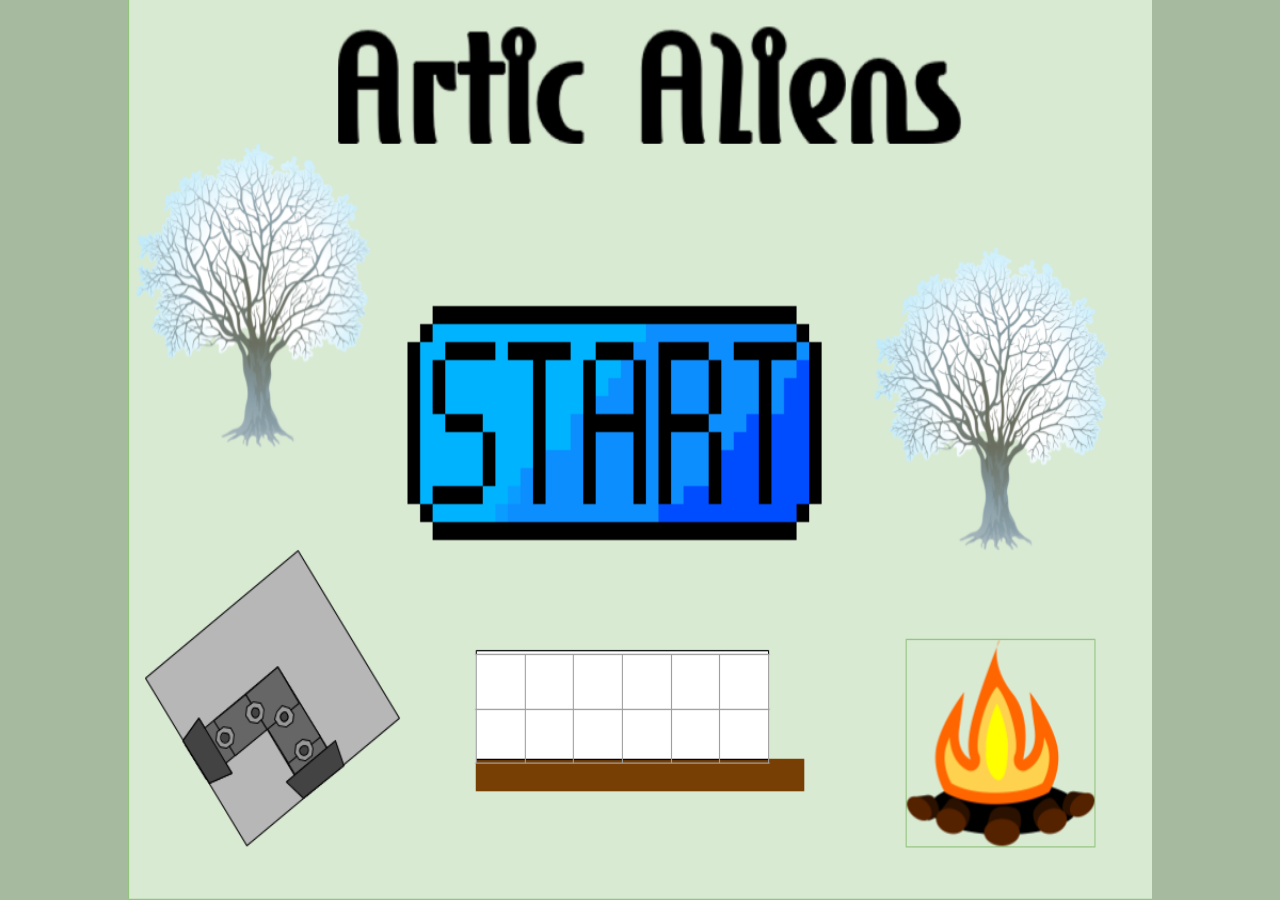
<file: index.html>
<!DOCTYPE html>
<html>
<head>
  <style>
  body{
    background-color: #A5BA9E;
  }
  #title{
    position: absolute;
    top:0%;
    left:10%;
    width:80%;
    height:100%;
  }#button{
    position: absolute;
    top:22%;
    left:22%;
    width:50%;
    height:50%;
    z-index:2;
  }

  </style>
</head>
<body>
  <img id="button" onclick="start()" src="start.png"></img>
<img id="title" src="Title Screen.png"></img>
</body>
</html>
<script src="start.js"></script>
</file>
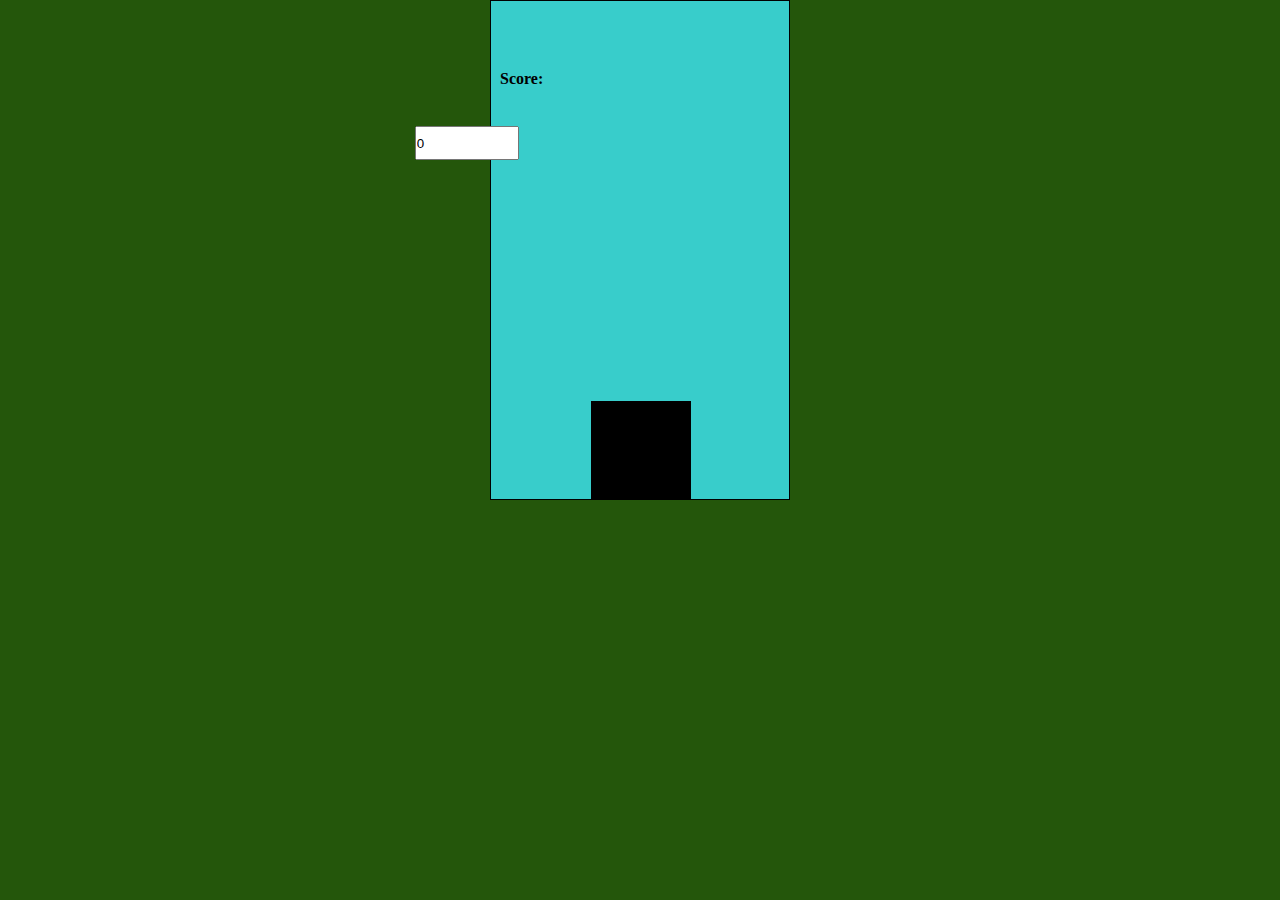
<file: Biomass/index.html>
<!-- <html>
<head>
  <style>
body {
 background-color:#104C0B;
}
@keyframes objectA {
     0%{
       top: -20%;

     }
     100%{
       top: 82%;

       }
     }
#left{
  position: absolute;
  top:-20%;
  left:22%;
  height:18%;
  width:18%;
  z-index: 4;
  animation: objectA 2s linear infinite;
}
#center{
  position: absolute;
  top:-20%;
  left:42%;
  height:18%;
  width:18%;
  z-index: 4;
    animation: objectA 2s linear infinite;

}#right{
  position: absolute;
  top:-20%;
  left:62%;
  height:18%;
  width:18%;
  z-index: 4;
  animation: objectA 2s linear infinite;

}
@keyframes animate {
     from{
       background-position: 0% 0%;

     }
     to{
       background-position: 0% 175000%;
       }
     }

     #start{
       position: absolute;
       top:1%;
       left:14%;
       z-index: 2;
       height: 57%;
       width: 70%;
     }
       #runwayDiv{
         position: absolute;
         left:10%;
         top:0%;
         z-index: 1;
         height: 100%;
         width: 80%;
           background-image:url("RunwayBio.png");
           animation: animate 0s linear infinite;
       }
       #player{
         position: absolute;
         top:50%;
         left:42%;*{
    padding: 0;
    margin: 0;
}
#game{
    width: 300px;
    height: 500px;
    border: 1px solid black;
    margin: auto;
    box-sizing: border-box;
}
#character{
    width: 100px;
    height: 100px;
    background-color: red;
    position: relative;
    top: 300px;
    left: 0px;
}
#white{
    top: 500px;
    z-index: 100;
    position: absolute;
    width: 300px;
    height: 130px;
    background-color: white;
}
#block{
    width: 100px;
    height: 100px;
    top: 500px;
    background-color: black;
    position: relative;
    animation: slide 1s infinite linear;
}
@keyframes slide{
    0%{top:-100px};
    100%{top:500px};
}
#left, #right{
    width:50%;
    position: absolute;
    height: 500px;
}
#right{
    left: 50%;
}
         z-index: 4;
         height: 27%;
         width: 15%;
       }
  </style>
  </head>
  <body onkeydown="keyPressing(event)" id="body">
    <img id="start" src="start.png" onClick="Startup()">
    <img id="player" src='Mr.Peters (1).png'></img>
    <div id="runwayDiv"></div>
    </body>

</html>
<script src="script.js"></script> -->

<!DOCTYPE html>
<html lang="en">
<head>
    <meta charset="UTF-8">
    <title>game</title>
    <link rel="stylesheet" href="style.css">
    <meta name="viewport" content="width=device-width, initial-scale=1.0">
</head>
<body>
  <b><input id="score" value="0"></input></b>
  <b><p id="scoreTop">Score:</p></b>
    <div id="game">
        <div id="left"></div>
        <div id="right"></div>
        <div id="block"></div>
        <div id="character"></div>
        <div id="white"></div>
    </div>
</body>
<script src="script.js"></script>
</html>
</file>
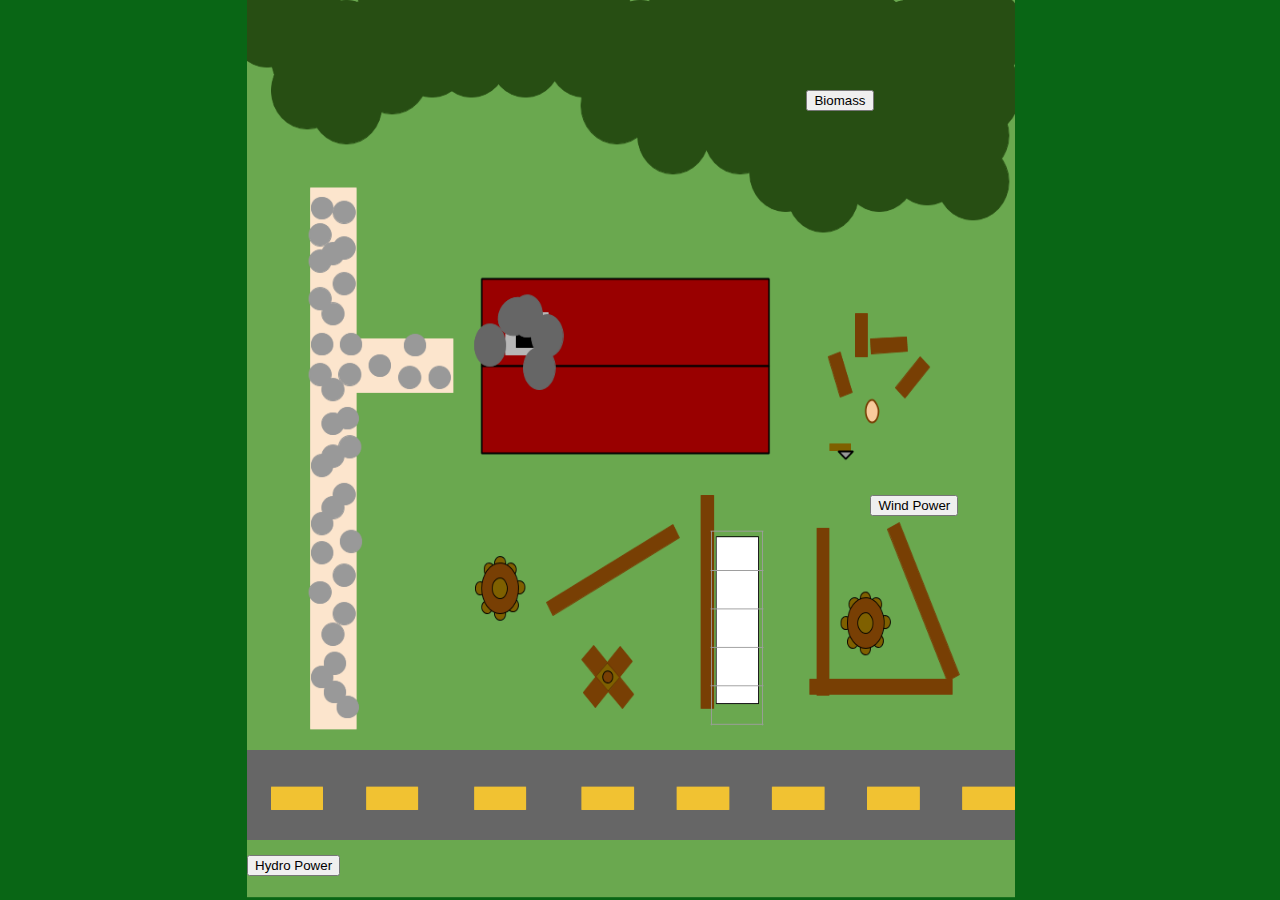
<file: Midway/index.html>
<html>
<head>
  <style>
    body{
      background-color: #096615;
    }
    #Screen{
      position:absolute;
      top:0%;
      left:19.3%;
      width:60%;
      height:100%;
      z-index:1;
    }#hydro{
      position:absolute;
      top:95%;
      left:19.3%;
z-index:2;
    }#biomass{
      position:absolute;
      top:10%;
      left:63%;
      z-index:2;
    }
    #wind{
      position:absolute;
      top:55%;
      left:68%;
      z-index:2;
    }
    </style>
</head>
<body>
  <input type="button" id='hydro' onclick="hydro()" value="Hydro Power"></input>
  <input type="button" id="biomass" onclick="biomass()" value="Biomass"></input>
  <input type="button" id="wind" value="Wind Power" onclick="wind()"></input>
  <img id="Screen" src="Screen.png"></img>
</body>


</html>
<script src="midway.js"></script>
</file>
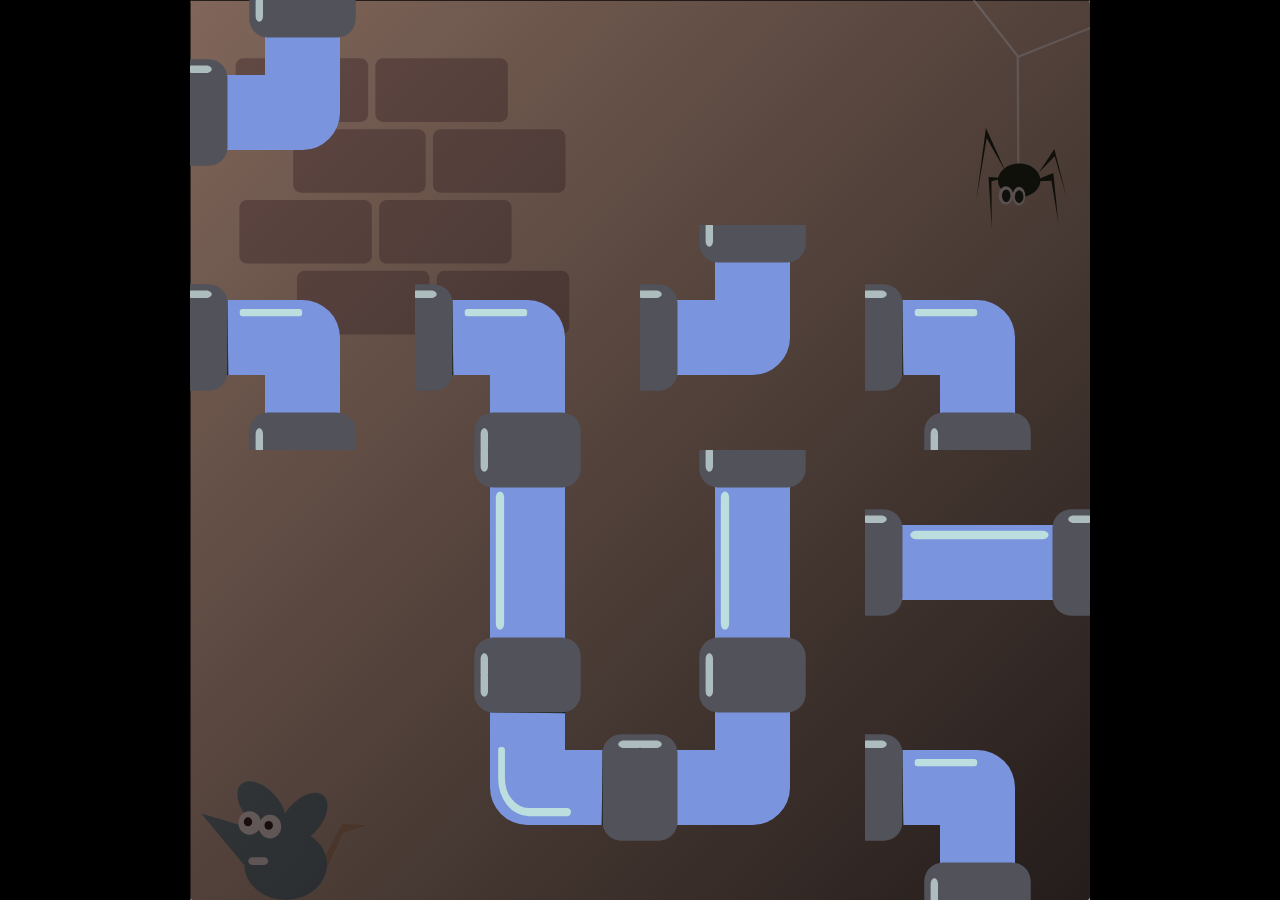
<file: Pipes/index.html>
<!DOCTYPE html>
<html>
<head>
	<!--game title here-->
	<title>Plumber Mr. Turner</title>
	<meta name="viewport" content="width=device-width, initial-scale=1">
	<script type="text/javascript" src="game.js"></script>
	<!--map in this js file-->
	<script type="text/javascript" src="maps.js"></script>
	<script type="text/javascript" src="ui.js"></script>
</head>
<body>
	<style type="text/css">
		body {
			margin: 0;
			height: 100vh;
			width: 100vw;
			background: #000000;
			color: #ffffff;
			font-family: arial;
		}

		.game_div {
			display: block;
			position: absolute;
			left: 50%;
			top: 50%;
			transform: translate(-50%, -50%);
			margin: 0 auto;
		}

		#game {
			display: block;
			margin: 0 auto;
		}

		.win_screen {
			display: block;
			position: absolute;
			left: 50%;
			top: 50%;
			transform: translate(-50%, -50%);
			text-align: center;
			padding: 25px;
			width: 180px;
			background: #6b9c31;
			color: #f7dede;
			box-shadow: 2px 2px 4px black;
		}

		.hide {
			display: none;
		}

		.play_again {
			display: block;
			padding: 8px;
			margin: 0 auto;
			background: #f76342;
			color: #f7dede;
			text-decoration: none;
			border-radius: 10px;
			font-weight: bold;
			box-shadow: 1px 1px 2px black;

		}
		.return_home {
			display: block;
			padding: 8px;
			margin: 2 auto;
			background: #f76342;
			color: #f7dede;
			text-decoration: none;
			border-radius: 12px;
			font-weight: bold;
			box-shadow: 1px 1px 2px black;

		}
	</style>
	<div class="game_div">
		<canvas id="game" width="800" height="600"></canvas>
	</div>
	<div class="win_screen hide">
		<!--change win text here-->
		<h1>You Won</h1>
		<h2>You Have Restored The Water!</h2>
		<a class="play_again" href="">Play Again</a>
		<br>
		<a class="return_home" href="https://shadow5470.github.io/PostApocalypticPower/Midway/">Return To Home</a>
	</div>
</body>
</html>
</file>
<file: Biomass/style.css>
*{
    padding: 0;
    margin: 0;
}
body{
  background-color: #24560B;
}
#game{
    width: 300px;
    height: 500px;
    border: 1px solid black;
    margin: auto;
    box-sizing: border-box;
    background-color:#38CDCB;
}#score{
  position: absolute;
  top: 14%;
  left: 32.4%;
  width:100px;
  height:30px;
}#scoreTop{
  position: absolute;
  top:70px;
  left:500px;
}
#character{
    width: 100px;
    height: 100px;
    position: relative;
    background-color: black;
    top: 300px;
    left: 100px;
}
#white{
    top: 500px;
    z-index: 10012;
    position: absolute;
    width: 300px;
    height: 130px;
  background-color: #24560B;
}
#block{
    width: 100px;
    height: 100px;
    top: 500px;
    background-color: red;
    position: relative;
    animation: slide 1s infinite linear;
}
@keyframes slide{
    0%{top:-100px};
    100%{top:500px};
}
#left, #right{
    width:50%;
    position: absolute;
    height: 500px;
}
#right{
    left: 50%;
}
</file>
